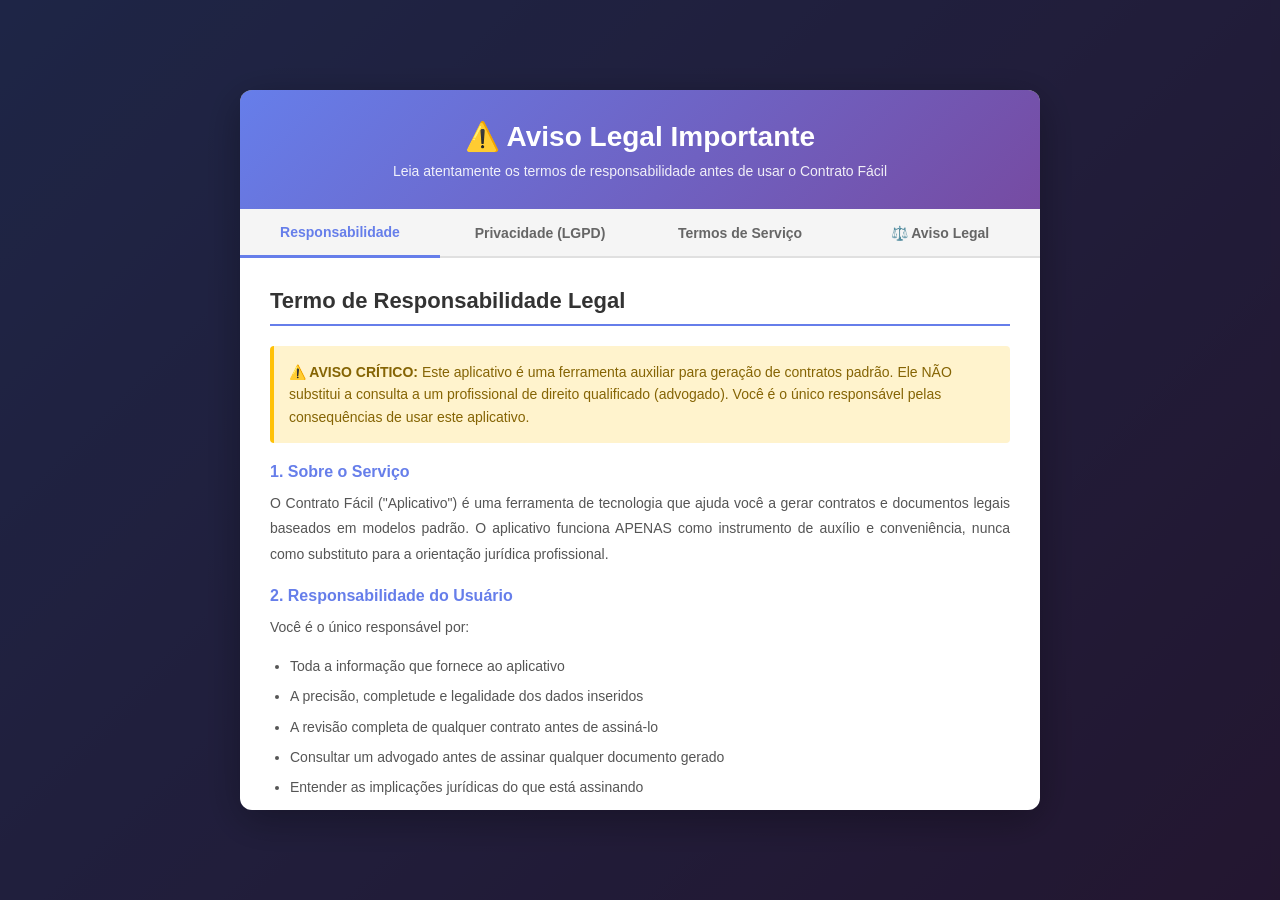
<file: index.html>
<!DOCTYPE html>
<html lang="pt-BR">
<head>
    <meta charset="UTF-8">
    <meta name="viewport" content="width=device-width, initial-scale=1.0">
    <meta name="theme-color" content="#2563eb">
    <meta name="description" content="Gerador de contratos para serviços, vendas e aluguel. PWA offline-first.">
    <meta http-equiv="Cache-Control" content="no-cache, no-store, must-revalidate">
    <meta http-equiv="Pragma" content="no-cache">
    <meta http-equiv="Expires" content="0">    
    <title>Gerador de Contratos - FacilDoc</title>
    <link rel="stylesheet" href="style.css">
    <link rel="manifest" href="manifest.json">
    <link rel="icon" type="image/x-icon" href="favicon.ico">
</head>

<body>
<!-- ========================================== -->
<!-- TELA DE SPLASH (CARREGAMENTO INICIAL)      -->
<!-- ========================================== -->
<div id="splash-screen" class="tela-splash">
    <div class="splash-conteudo">
        <h1 class="titulo-splash-elegant">Contrato Fácil</h1>
        <p class="subtitulo-splash">Gere contratos em segundos</p>
        <div class="loader"></div>
    </div>
</div>

<!-- ========================================== -->
<!-- TELA DE LOGIN (ACESSO AO APP)              -->
<!-- ========================================== -->
<div id="login-screen" class="tela-login" style="display: none;">
    <div class="login-box">
        <!-- AQUI ENTRA A LOGO NA TELA DE LOGIN -->
        <img src="icon-512.png" alt="Contrato Fácil Logo" class="logo-imagem-login">
            
        <h2>Bem-vindo ao Contrato Fácil</h2>
        <p>Identifique-se para gerar seus contratos.</p>
            
        <div class="grupo-input">
            <label>Seu Nome Completo</label>
            <input type="text" id="usuario-nome" placeholder="Ex: João da Silva">
        </div>
            
        <div class="grupo-input">
            <label>Seu E-mail (Opcional)</label>
            <input type="email" id="usuario-email" placeholder="Ex: joao@email.com">
        </div>
            
        <button onclick="entrarNoApp()" class="btn-entrar">Começar Agora</button>
    </div>
</div>
    
<div id="container" class="container">
    <img src="icon-512.png" alt="Contrato Fácil" class="logo-header">
    <h1>Gerador de Contratos</h1>

    <!-- ===== SEÇÃO DOS 3 BOTÕES INFORMATIVOS (RESPONSIVO) ===== -->
    <div class="botoes-info-container">
        <button class="botao-info" onclick="abrirModalInstrucoes()">
            <span class="botao-icon">📱</span>
            <span class="botao-texto">Instruções</span>
        </button>
        
        <button class="botao-info" onclick="abrirModalProblemas()">
            <span class="botao-icon">⚠️</span>
            <span class="botao-texto">Problemas</span>
        </button>
        
        <button class="botao-info" onclick="abrirModalTermos()">
            <span class="botao-icon">📋</span>
            <span class="botao-texto">Termos</span>
        </button>
    </div>
    <!-- ===== FIM DA SEÇÃO DOS 3 BOTÕES ===== -->

    <label for="categoria">Tipo de contrato:</label>
    <select id="categoria">
        <option value="">Selecione</option>
        <option value="servico">Prestação de Serviços</option>
        <option value="venda">Compra e Venda</option>
        <option value="aluguel">Aluguel</option>
    </select>

    <div id="dadosPartes">
        <div>
            <h3 id="tituloParte1">Dados do Contratante</h3>
            
            <!-- TOGGLE SWITCH PARA ESCOLHER CPF OU CNPJ -->
            <div class="toggle-container">
                <span class="toggle-label">Pessoa Física</span>
                <label class="toggle-switch">
                    <input type="checkbox" id="toggleContratante" onchange="alternarContratante()">
                    <span class="toggle-slider"></span>
                </label>
                <span class="toggle-label">Pessoa Jurídica</span>
            </div>

            <label for="contratanteNome" id="labelContratanteNome">Nome:</label>
            <input type="text" id="contratanteNome" placeholder="Nome completo">
            
            <!-- ESTE LABEL VAI MUDAR ENTRE CPF E CNPJ -->
            <label for="contratanteCPF"><span id="labelContratanteCPF">CPF:</span></label>
            <input type="text" id="contratanteCPF" inputmode="numeric" placeholder="000.000.000-00">
            
            <div id="containerEstadoCivilContratante">
                <label for="contratanteEstadoCivil">Estado civil:</label>
                <input type="text" id="contratanteEstadoCivil" placeholder="Solteiro(a), Casado(a), etc">
            </div>
            
            <label for="contratanteCEP">CEP:</label>
            <input type="text" id="contratanteCEP" inputmode="numeric" placeholder="00000-000" maxlength="9">
            
            <label for="contratanteRua">Rua:</label>
            <input type="text" id="contratanteRua" placeholder="Será preenchido automaticamente">
            
            <label for="contratanteNumero">Número:</label>
            <input type="text" id="contratanteNumero" inputmode="numeric" placeholder="Número">
            
            <label for="contratanteBairro">Bairro:</label>
            <input type="text" id="contratanteBairro" placeholder="Será preenchido automaticamente">
            
            <label for="contratanteCidade">Cidade:</label>
            <input type="text" id="contratanteCidade" placeholder="Será preenchido automaticamente">
            
            <label for="contratanteEstado">Estado:</label>
            <input type="text" id="contratanteEstado" placeholder="Será preenchido automaticamente">
        </div>

        <div>
            <h3 id="tituloParte2">Dados do Contratado</h3>
            
            <!-- TOGGLE SWITCH PARA ESCOLHER CPF OU CNPJ -->
            <div class="toggle-container">
                <span class="toggle-label">Pessoa Física</span>
                <label class="toggle-switch">
                    <input type="checkbox" id="toggleContratado" onchange="alternarContratado()">
                    <span class="toggle-slider"></span>
                </label>
                <span class="toggle-label">Pessoa Jurídica</span>
            </div>

            <label for="contratadoNome" id="labelContratadoNome">Nome:</label>
            <input type="text" id="contratadoNome" placeholder="Nome completo">
            
            <!-- ESTE LABEL VAI MUDAR ENTRE CPF E CNPJ -->
            <label for="contratadoCPF"><span id="labelContratadoCPF">CPF:</span></label>
            <input type="text" id="contratadoCPF" inputmode="numeric" placeholder="000.000.000-00">
            
            <div id="containerEstadoCivilContratado">
                <label for="contratadoEstadoCivil">Estado civil:</label>
                <input type="text" id="contratadoEstadoCivil" placeholder="Solteiro(a), Casado(a), etc">
            </div>
            
            <label for="contratadoCEP">CEP:</label>
            <input type="text" id="contratadoCEP" inputmode="numeric" placeholder="00000-000" maxlength="9">
            
            <label for="contratadoRua">Rua:</label>
            <input type="text" id="contratadoRua" placeholder="Será preenchido automaticamente">
            
            <label for="contratadoNumero">Número:</label>
            <input type="text" id="contratadoNumero" inputmode="numeric" placeholder="Número">
            
            <label for="contratadoBairro">Bairro:</label>
            <input type="text" id="contratadoBairro" placeholder="Será preenchido automaticamente">
            
            <label for="contratadoCidade">Cidade:</label>
            <input type="text" id="contratadoCidade" placeholder="Será preenchido automaticamente">
            
            <label for="contratadoEstado">Estado:</label>
            <input type="text" id="contratadoEstado" placeholder="Será preenchido automaticamente">
        </div>
    </div>

    <hr style="margin:20px 0;">

    <label for="objeto">Objeto do contrato:</label>
    <textarea id="objeto" rows="4" placeholder="Ex: Venda de notebook usado, Prestação de serviços de manutenção..."></textarea>

    <hr style="margin:20px 0;">

    <h3>Pagamento</h3>
    
    <!-- PAGAMENTO PADRÃO (Serviço e Venda) -->
    <div id="pagamentoPadrao">
        <label for="valorServico">Valor do contrato (R$):</label>
        <input type="text" id="valorServico" inputmode="numeric" placeholder="0,00" maxlength="20">
        
        <label for="tipoPagamento">Forma de pagamento:</label>
        <select id="tipoPagamento">
            <option value="">Selecione</option>
            <option value="avista">À vista</option>
            <option value="parcelado">Parcelado</option>
            <option value="entrada">Entrada + parcelas</option>
        </select>
        
        <!-- Campo de entrada (oculto por padrão) -->
        <div id="entradaContainer" style="display:none;">
            <label for="valorEntrada">Valor de entrada (R$):</label>
            <input type="text" id="valorEntrada" inputmode="numeric" placeholder="0,00" maxlength="20">
        </div>
        
        <!-- Campo de parcelas (oculto por padrão) -->
        <div id="parcelasContainer" style="display:none;">
            <label for="numeroParcelas">Número de parcelas:</label>
            <input type="number" id="numeroParcelas" min="1" max="60" placeholder="1">
            
            <label for="dataPrimeiroVencimento" style="margin-top:15px; display:block;">Vencimento da 1ª parcela:</label>
            <input type="date" id="dataPrimeiroVencimento">
            <div id="resumoParcelasDiv" style="margin-top: 15px; padding: 10px; background-color: #f0f9ff; border-left: 4px solid #0284c7; border-radius: 4px; display: none;">
                <strong style="display: block; margin-bottom: 8px; color: #0284c7;">Datas das parcelas:</strong>
                <div id="resumoParcelasDatas" style="font-size: 13px; line-height: 1.6; color: #333;"></div>
            </div>
        </div>
        
        <!-- Resumo do pagamento -->
        <div id="resumoPagamento" style="font-weight:600; margin-top:10px; color:#16a34a;"></div>
        
        <label for="meioPagamento">Meio de pagamento:</label>
        <select id="meioPagamento">
            <option value="">Selecione</option>
            <option value="PIX">PIX</option>
            <option value="Dinheiro">Dinheiro</option>
            <option value="Cheque">Cheque</option>
            <option value="Boleto">Boleto</option>
            <option value="Transferência">Transferência</option>
        </select>
    </div>

    <!-- ALUGUEL -->
    <div id="aluguelContainer" style="display:none;">
        <label for="valorAluguel">Valor do aluguel mensal (R$):</label>
        <input type="text" id="valorAluguel" inputmode="numeric" placeholder="0,00" maxlength="20">
        
        <label for="tipoGarantia">Tipo de garantia:</label>
        <select id="tipoGarantia">
            <option value="">Selecione</option>
            <option value="caucao">Caução</option>
            <option value="fiador">Fiador</option>
            <option value="seguro">Seguro-fiança</option>
            <option value="nenhuma">Sem garantia</option>
        </select>
        
        <!-- CAUÇÃO -->
        <div id="caucaoContainer" style="display:none;">
            <label for="mesesCaucao">Meses caução (máx. 3):</label>
            <input type="number" id="mesesCaucao" min="1" max="3" placeholder="1">
        </div>
        
        <!-- FIADOR -->
        <div id="fiadorContainer" style="display:none;">
            <label for="nomeFiador">Nome do fiador:</label>
            <input type="text" id="nomeFiador" placeholder="Nome completo">
            
            <label for="cpfFiador">CPF do fiador:</label>
            <input type="text" id="cpfFiador" inputmode="numeric" placeholder="000.000.000-00" maxlength="14">
        </div>
        
        <!-- SEGURO -->
        <div id="seguroContainer" style="display:none;">
            <label for="seguradora">Seguradora:</label>
            <input type="text" id="seguradora" placeholder="Nome da seguradora">
        </div>
    </div>

    <hr style="margin:20px 0;">

    <h3>Prazo</h3>

    <!-- INÍCIO (aparece apenas em Serviço e Aluguel) -->
    <div id="campoDataInicio" style="display:block;">
        <label for="dataInicio">Data de início:</label>
        <input type="date" id="dataInicio">
    </div>

    <!-- FIM / ENTREGA (aparece em todos, mas com label diferente) -->
    <div id="campoDataFim" style="display:block;">
        <label id="labelDataFim" for="dataFim">Data de término:</label>
        <input type="date" id="dataFim">
    </div>


    <!-- Campo de Cláusulas Adicionais -->
    <div style="margin: 20px 0;">
        <label for="clausulasAdicionais" style="display: block; font-weight: bold; margin-bottom: 8px;">Cláusulas Adicionais (opcional)</label>
        <textarea 
            id="clausulasAdicionais" 
            placeholder="Digite aqui qualquer cláusula adicional que deseja incluir no contrato..." 
            style="width: 100%; height: 120px; padding: 10px; border: 1px solid #ccc; border-radius: 5px; font-family: Arial; font-size: 14px; resize: vertical;">
        </textarea>
    </div>

    <hr style="margin:20px 0;">

    <h3>Disposições Gerais</h3>
    <label for="cidadeForo">Foro para resolução de conflitos (Cidade/Estado):</label>
    <input type="text" id="cidadeForo" placeholder="Ex: São Paulo/SP">
    
    <hr style="margin:20px 0;">

    <button onclick="gerarContrato()">Gerar Contrato</button>
        <div style="display: flex; gap: 10px; margin-top: 10px;">
            <button onclick="preencherTeste()" style="background:#64748b; margin-top:0;">Preencher Teste</button>
            <button onclick="limparDados()" id="btnLimpar" style="background:transparent; color:#dc2626; border:2px solid #dc2626; margin-top:0;">Limpar Tudo</button>
        </div>
    
    <div id="resultado" class="result hidden"></div>
        <div id="containerBotoesAcao" style="display:none; gap: 10px; margin-top: 15px; flex-wrap: wrap;">
        <button onclick="copiarContrato()" style="background:#4b5563; flex: 1; margin-top: 0; font-size: 14px;">📋 Copiar</button>
        <button onclick="imprimirContrato()" style="background:#0284c7; flex: 1; margin-top: 0; font-size: 14px;">🖨️ Imprimir / PDF</button>
        <button onclick="enviarWhatsApp()" style="background:#16a34a; flex: 1; margin-top: 0; font-size: 14px;">💬 WhatsApp</button>
    </div>
</div>

<script src="app.js"></script>
<script>
    // Verificar se o usuário já aceitou os termos
    function verificarTermosAceitos() {
        const termsAccepted = localStorage.getItem('terms_accepted');
        
        if (termsAccepted !== 'true') {
            // Se não aceitou, redireciona para a página de termos
            window.location.href = 'responsabilidade-legal.html';
        }
    }
    
    // Executar a verificação quando a página carrega
    verificarTermosAceitos();
</script>
</body>
</html>
</file>
<file: style.css>
:root {
    --primary: #2563eb;
    --primary-hover: #1e4ed8;
    --primary-light: rgba(37, 99, 235, 0.2);
    --background: #f8fafc;
    --card: #ffffff;
    --text: #1e293b;
    --subtext: #64748b;
    --border: #e2e8f0;
    --success-bg: #ecfdf5;
    --success-text: #16a34a;
    --error-text: #dc2626;
}

* {
    box-sizing: border-box;
}

html {
    scroll-behavior: smooth;
}

body {
    font-family: -apple-system, BlinkMacSystemFont, "Segoe UI", Roboto, Arial, sans-serif;
    background: var(--background);
    margin: 0;
    padding: 20px;
    color: var(--text);
    line-height: 1.5;
}

/* ==========================
CONTAINER PRINCIPAL
========================== */

.container {
    width: 100%;
    max-width: 900px;
    margin: 40px auto;
    background: var(--card);
    padding: 25px;
    border-radius: 12px;
    border: 1px solid var(--border);
    box-shadow: 0 10px 25px rgba(0, 0, 0, 0.05);
    transition: box-shadow 0.3s ease;
    box-sizing: border-box;
}

.container:focus-within {
    box-shadow: 0 15px 35px rgba(0, 0, 0, 0.1);
}

@media (max-width: 1200px) {
    .container {
        max-width: 85%;
    }
}

@media (max-width: 768px) {
    .container {
        max-width: 95%;
        padding: 15px;
    }
}

@media (max-width: 480px) {
    .container {
        max-width: 98%;
        padding: 12px;
        margin: 20px auto;
    }
}

.container:focus-within {
    box-shadow: 0 15px 35px rgba(0, 0, 0, 0.1);
}

    /* ==========================
    TÍTULOS
    ========================== */

h1 {
    text-align: center;
    margin: 0 0 25px 0;
    font-size: 24px;
    font-weight: 700;
    color: var(--text);
    letter-spacing: -0.5px;
}

h3 {
    font-size: 16px;
    font-weight: 600;
    margin-top: 0;
    margin-bottom: 15px;
    color: var(--text);
}

    /* ==========================
    LABELS
    ========================== */

label {
    font-size: 14px;
    font-weight: 500;
    color: var(--subtext);
    margin-top: 15px;
    display: block;
}

    /* ==========================
    INPUTS E SELECTS
    ========================== */

input,
select,
textarea {
    width: 100%;
    padding: 12px;
    margin-top: 6px;
    margin-bottom: 10px;
    border-radius: 8px;
    border: 1px solid var(--border);
    font-size: 15px;
    font-family: inherit;
    transition: all 0.2s ease;
    background: #fff;
}

input:focus,
select:focus,
textarea:focus {
    border-color: var(--primary);
    outline: none;
    box-shadow: 0 0 0 2px var(--primary-light);
}

input::placeholder {
    color: #cbd5e1;
}

textarea {
    resize: vertical;
    line-height: 1.5;
}

    /* ==========================
    SECTIONS DE DADOS (Duas colunas)
    ========================== */

#dadosPartes {
    display: grid;
    grid-template-columns: 1fr 1fr;
    gap: 15px;
    width: 100%;
    box-sizing: border-box;
}

@media (max-width: 1024px) {
    #dadosPartes {
        grid-template-columns: 1fr;
        gap: 20px;
    }

    #dadosPartes > div:first-child {
        border-right: none;
        border-bottom: 1px solid var(--border);
        padding-right: 0;
        padding-bottom: 20px;
    }

    #dadosPartes > div:last-child {
        padding-left: 0;
    }
}

@media (max-width: 768px) {
    #dadosPartes {
        grid-template-columns: 1fr;
    }
}

@media (orientation: landscape) and (max-height: 600px) {
    #dadosPartes {
        grid-template-columns: 1fr;
    }
}


#dadosPartes > div:first-child {
    border-right: 1px solid var(--border);
    padding-right: 20px;
}

#dadosPartes > div:last-child {
    padding-left: 0px;
}


@media (max-width: 768px) {
    .container {
        max-width: 100%;
        padding: 15px;
    }
    
    #dadosPartes {
        grid-template-columns: 1fr;
        gap: 20px;
    }

    #dadosPartes > div:first-child {
        border-right: none;
        border-bottom: 1px solid var(--border);
        padding-right: 0;
        padding-bottom: 20px;
    }
}

    /* ==========================
    BOTÕES
    ========================== */

button {
    width: 100%;
    padding: 14px;
    margin-top: 20px;
    border-radius: 10px;
    border: none;
    background: var(--primary);
    color: white;
    font-size: 16px;
    font-weight: 600;
    cursor: pointer;
    transition: all 0.2s ease;
}

button:hover {
    background: var(--primary-hover);
    transform: translateY(-2px);
    box-shadow: 0 4px 12px rgba(37, 99, 235, 0.3);
}

button:active {
    transform: scale(0.98);
}

button:disabled {
    background: var(--subtext);
    cursor: not-allowed;
    opacity: 0.6;
}

/* Botão secundário (Preencher teste) */
button[style*="background:#64748b"] {
    background: #64748b !important;
}

button[style*="background:#64748b"]:hover {
    background: #475569 !important;
}

/* Botão sucesso (Copiar) */
button[style*="background:#16a34a"] {
    background: var(--success-text) !important;
}

button[style*="background:#16a34a"]:hover {
    background: #15803d !important;
}

    /* ==========================
    RESULTADO (Contrato gerado)
    ========================== */

.result {
    margin-top: 30px;
    padding: 20px;
    border-radius: 10px;
    background: var(--success-bg);
    border: 2px solid var(--border);
    font-size: 14px;
    line-height: 1.7;
    color: var(--text);
    animation: slideIn 0.3s ease;
}

.result p {
    margin: 12px 0;
}

.result strong {
    color: var(--text);
    font-weight: 600;
}

.result h2 {
    text-align: center;
    font-size: 18px;
    margin-bottom: 20px;
    color: var(--text);
}

@keyframes slideIn {
    from {
        opacity: 0;
        transform: translateY(-10px);
    }
    to {
        opacity: 1;
        transform: translateY(0);
    }
}

    /* ==========================
    UTILITÁRIOS
    ========================== */

.hidden {
    display: none !important;
}

hr {
    border: none;
    border-top: 1px solid var(--border);
    margin: 20px 0;
}

    /* ==========================
    DARK MODE (Opcional)
    ========================== */

@media (prefers-color-scheme: dark) {
    :root {
        --background: #0f172a;
        --card: #1e293b;
        --text: #f1f5f9;
        --subtext: #cbd5e1;
        --border: #334155;
        --success-bg: #164e63;
    }

    input,
    select,
    textarea {
        background: #1e293b;
        color: #f1f5f9;
    }

    input::placeholder {
        color: #64748b;
    }

    .result {
        background: rgba(22, 78, 99, 0.2);
        border-color: #334155;
    }
}

/* ==========================
PRINT (Imprimir / PDF com margens bonitas e quebra inteligente)
========================== */
@media print {
    * {
        margin: 0;
        padding: 0;
    }

    @page {
        margin: 1.5cm 1.5cm 1.5cm 1.5cm;
        size: A4 portrait;
    }

    body { 
        background: white !important; 
        padding: 0;
        margin: 0;
    }
    
    .container { 
        box-shadow: none !important;
        border: none !important;
        max-width: 100% !important;
        margin: 0 !important;
        padding: 20px 0 !important;
    }
    
    /* Esconder o formulário inteiro e os botões na hora da impressão */
    h1, h3, label, select, input, textarea, hr, button, #dadosPartes, div[id*="Container"], #pagamentoPadrao, #campoDataInicio, #campoDataFim, #containerBotoesAcao {
        display: none !important;
    }

    /* Esconder logo da impressão */
    .logo-header {
        display: none !important;
    }
    
    /* Mostrar exclusivamente o texto do contrato com espaço respirável */
    #resultado {
        display: block !important;
        border: none !important;
        background: white !important;
        padding: 20px !important;
        margin: 0 !important;
        color: black !important;
        font-size: 11pt !important;
        line-height: 1.6 !important;
        orphans: 3;
        widows: 3;
    }

    #resultado table {
        margin-top: 100px !important;
    }

    /* Força a quebra de página antes das assinaturas APENAS se necessário */
    #resultado div:last-child {
        page-break-before: auto;
        margin-top: 40px;
    }
}

    /* ==========================
    ACESSIBILIDADE
    ========================== */

@media (prefers-reduced-motion: reduce) {
    * {
        animation-duration: 0.01ms !important;
        animation-iteration-count: 1 !important;
        transition-duration: 0.01ms !important;
    }
}

/* Focus visible para navegação por teclado */
button:focus-visible,
input:focus-visible,
select:focus-visible {
    outline: 2px solid var(--primary);
    outline-offset: 2px;
}

/* Efeito hover do botão de Limpar */
#btnLimpar:hover {
    background: #fee2e2 !important;
    transform: translateY(-2px);
    box-shadow: 0 4px 12px rgba(220, 38, 38, 0.2);
}

/* --- ESTILOS DA TELA SPLASH --- */
.tela-splash {
    position: fixed;
    top: 0; left: 0; width: 100%; height: 100%;
    background: linear-gradient(135deg, #0f2027, #203a43, #2c5364);
    display: flex;
    justify-content: center;
    align-items: center;
    z-index: 9999;
    color: white;
    text-align: center;
    transition: opacity 0.5s ease;
}

.splash-conteudo {
    display: flex;
    flex-direction: column;
    align-items: center;
    gap: 20px;
}

.titulo-splash { 
    margin: 0; 
    font-size: 32px; 
    letter-spacing: 2px; 
    font-weight: bold;
}

.subtitulo-splash { 
    margin: 0; 
    font-size: 14px; 
    opacity: 0.8; 
}

/* Animação de carregamento */
.loader {
    border: 4px solid rgba(255,255,255,0.1);
    border-top: 4px solid #00b4db;
    border-radius: 50%;
    width: 40px; 
    height: 40px;
    animation: girar 1s linear infinite;
}

@keyframes girar { 
    0% { transform: rotate(0deg); } 
    100% { transform: rotate(360deg); } 
}

/* --- ESTILOS DA TELA DE LOGIN --- */
.tela-login {
    position: fixed;
    top: 0; left: 0; width: 100%; height: 100%;
    background-color: #f4f7f6;
    display: flex;
    justify-content: center;
    align-items: center;
    z-index: 9998;
    padding: 20px;
}

.login-box {
    background: white;
    padding: 40px 30px;
    border-radius: 20px;
    box-shadow: 0 15px 30px rgba(0,0,0,0.05);
    width: 100%;
    max-width: 400px;
    text-align: center;
}

.login-box h2 { 
    margin: 0 0 10px; 
    color: #333; 
    font-size: 24px;
}

.login-box p { 
    color: #777; 
    margin-bottom: 30px; 
    font-size: 14px; 
}

.grupo-input { 
    text-align: left; 
    margin-bottom: 20px; 
}

.grupo-input label { 
    display: block; 
    margin-bottom: 8px; 
    font-size: 13px; 
    font-weight: bold; 
    color: #555; 
}

.grupo-input input {
    width: 100%; 
    padding: 15px;
    border: 1px solid #ddd; 
    border-radius: 10px;
    font-size: 16px; 
    box-sizing: border-box;
    transition: border 0.3s;
}

.grupo-input input:focus { 
    border-color: #00b4db; 
    outline: none; 
    box-shadow: 0 0 5px rgba(0, 180, 219, 0.3);
}

.btn-entrar {
    width: 100%; 
    padding: 15px;
    background-color: #00b4db; 
    color: white;
    border: none; 
    border-radius: 10px;
    font-size: 16px; 
    font-weight: bold;
    cursor: pointer; 
    transition: background 0.3s;
    margin-top: 10px;
}

.btn-entrar:hover { 
    background-color: #008ba8; 
}

/* --- ESTILOS DAS IMAGENS DA LOGO --- */
.logo-imagem-splash {
    width: 320px; /* AUMENTADO DE 140px PARA 320px */
    height: auto;
    border-radius: 30px;
    margin-bottom: 20px;
    box-shadow: 0 15px 35px rgba(0,0,0,0.4);
    background-color: white; /* FUNDO BRANCO PARA DESTACAR NO AZUL */
    padding: 15px; /* Pequeno espaço interno para respiração visual */
    box-sizing: border-box;
}

.logo-imagem-login {
    width: 160px; /* AUMENTADO DE 80px PARA 160px */
    height: auto;
    border-radius: 15px;
    margin-bottom: 20px;
    box-shadow: 0 5px 15px rgba(0,0,0,0.1);
}

/* --- ESTILOS DO TOGGLE SWITCH (CHAVINHA) --- */
.toggle-container {
    display: flex;
    align-items: center;
    justify-content: center;
    gap: 12px;
    margin: 20px 0;
    padding: 15px;
    background-color: #f0f9ff;
    border-radius: 10px;
    border: 1px solid #0284c7;
}

.toggle-label {
    font-size: 14px;
    font-weight: 600;
    color: #333;
    min-width: 100px;
}

.toggle-switch {
    position: relative;
    display: inline-block;
    width: 60px;
    height: 30px;
}

.toggle-switch input {
    opacity: 0;
    width: 0;
    height: 0;
}

.toggle-slider {
    position: absolute;
    cursor: pointer;
    top: 0;
    left: 0;
    right: 0;
    bottom: 0;
    background-color: #ccc;
    transition: 0.4s;
    border-radius: 30px;
}

.toggle-slider:before {
    position: absolute;
    content: "";
    height: 26px;
    width: 26px;
    left: 2px;
    bottom: 2px;
    background-color: white;
    transition: 0.4s;
    border-radius: 50%;
    box-shadow: 0 2px 5px rgba(0,0,0,0.2);
}

input:checked + .toggle-slider {
    background-color: #16a34a; /* Verde quando ativado */
}

input:checked + .toggle-slider:before {
    transform: translateX(30px);
}

input:focus + .toggle-slider {
    box-shadow: 0 0 5px rgba(0,0,0,0.2);
}

.logo-header {
    width: 320px;
    height: 320px;
    display: block;
    margin: 0 auto 20px;
    object-fit: contain;
}

.titulo-splash-elegant {
    font-size: 48px;
    font-weight: 700;
    letter-spacing: 2px;
    text-align: center;
    margin: 0;
    padding: 20px;
    background: linear-gradient(135deg, #0284c7 0%, #06b6d4 100%);
    -webkit-background-clip: text;
    -webkit-text-fill-color: transparent;
    background-clip: text;
    text-shadow: 0 0 20px rgba(2, 132, 199, 0.3);
    animation: fadeInScale 0.8s ease-in-out;
}

@keyframes fadeInScale {
    from {
    opacity: 0;
    transform: scale(0.9);
    }
    to {
    opacity: 1;
    transform: scale(1);
    }
}

/* ==========================
SEÇÃO DOS 3 BOTÕES INFORMATIVOS (RESPONSIVO)
========================== */

.botoes-info-container {
    display: flex;
    justify-content: space-between;
    gap: 15px;
    margin: 30px 0 80px 0;
    flex-wrap: wrap;
}

.botao-info {
    flex: 1;
    min-width: 120px;
    height: 50px;
    padding: 12px 15px;
    border: none;
    border-radius: 8px;
    background: linear-gradient(135deg, #93c5fd 0%, #60a5fa 100%);
    color: white;
    font-size: 14px;
    font-weight: 600;
    cursor: pointer;
    transition: all 0.3s ease;
    display: flex;
    align-items: center;
    justify-content: center;
    gap: 8px;
    box-shadow: 0 4px 12px rgba(37, 99, 235, 0.2);
}

.botao-info:hover {
    transform: translateY(-3px);
    box-shadow: 0 8px 20px rgba(37, 99, 235, 0.4);
    background: linear-gradient(135deg, #60a5fa 0%, #3b82f6 100%);
}

.botao-info:active {
    transform: scale(0.98);
}

.botao-icon {
    font-size: 18px;
}

.botao-texto {
    white-space: nowrap;
}

/* RESPONSIVO: Tablets e acima */
@media (max-width: 1024px) {
    .botoes-info-container {
        gap: 12px;
        margin: 30px 0 70px 0;
    }

    .botao-info {
        height: 48px;
        font-size: 13px;
        gap: 6px;
        background: linear-gradient(135deg, #93c5fd 0%, #60a5fa 100%);
    }

    .botao-icon {
        font-size: 16px;
    }
}

/* RESPONSIVO: Mobile */
@media (max-width: 768px) {
    .botoes-info-container {
        flex-direction: column;
        gap: 10px;
        margin: 25px 0 60px 0;
    }

    .botao-info {
        width: 100%;
        height: 45px;
        font-size: 14px;
        min-width: unset;
        background: linear-gradient(135deg, #93c5fd 0%, #60a5fa 100%);
    }

    .botao-icon {
        font-size: 16px;
    }

    .botao-texto {
        white-space: normal;
    }
}

/* RESPONSIVO: Celulares pequenos (< 480px) */
@media (max-width: 480px) {
    .botoes-info-container {
        gap: 8px;
        margin: 20px 0 50px 0;
    }

    .botao-info {
        height: 42px;
        font-size: 12px;
        padding: 10px 12px;
        background: linear-gradient(135deg, #93c5fd 0%, #60a5fa 100%);
    }

    .botao-icon {
        font-size: 14px;
    }
}

/* Dark Mode */
@media (prefers-color-scheme: dark) {
    .botao-info {
        background: linear-gradient(135deg, #93c5fd 0%, #60a5fa 100%);
        box-shadow: 0 4px 12px rgba(30, 64, 175, 0.3);
    }

    .botao-info:hover {
        box-shadow: 0 8px 20px rgba(30, 64, 175, 0.5);
        background: linear-gradient(135deg, #60a5fa 0%, #3b82f6 100%);
    }
}

/* ==========================
FIM DA SEÇÃO DOS 3 BOTÕES
========================== */
</file>
